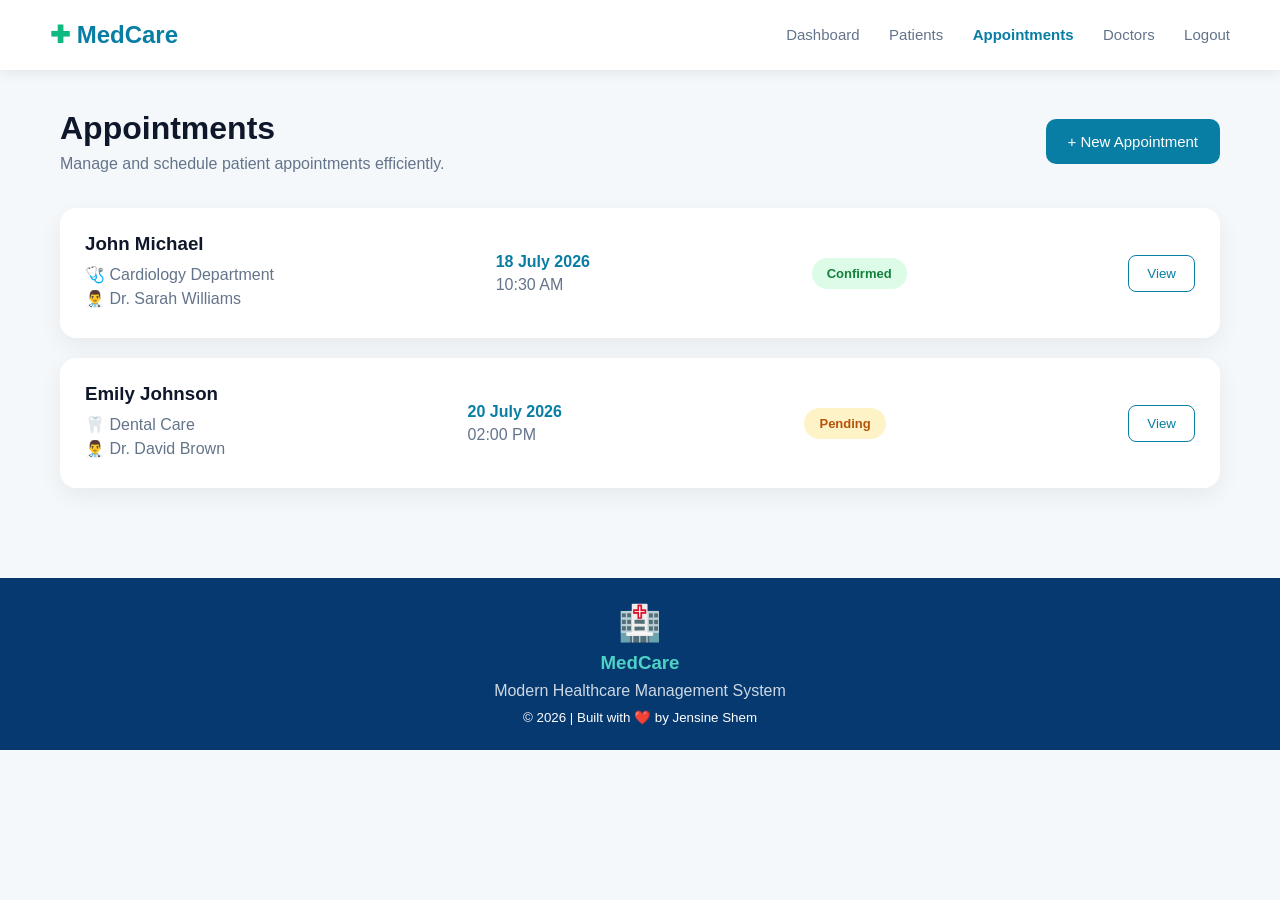
<file: appointments.html>
<!DOCTYPE html>
<html lang="en">
<head>
    <meta charset="UTF-8">
    <meta name="viewport" content="width=device-width, initial-scale=1.0">
    <title>Appointments | MedCare</title>
    <link rel="stylesheet" href="css/appointments.css">
    <link rel="icon" href="data:image/svg+xml,<svg xmlns='http://www.w3.org/2000/svg' viewBox='0 0 100 100'><text y='.9em' font-size='90'>🏥</text></svg>">
    
</head>

<body>

    <header>
        <div class="logo">
            <span>✚</span> MedCare
        </div>

        <nav>
            <a href="dashboard.html">Dashboard</a>
            <a href="patient.html">Patients</a>
            <a href="appointments.html" class="active">Appointments</a>
            <a href="doctors.html">Doctors</a>
            <a href="login.html">Logout</a>
        </nav>
    </header>


    <main>

        <section class="page-header">
            <div>
                <h1>Appointments</h1>
                <p>Manage and schedule patient appointments efficiently.</p>
            </div>

            <button class="add-btn" onclick="openAppointmentForm()">
    + New Appointment
            </button>
        </section>


        <section class="appointment-container">

            <div class="appointment-card">

                <div class="patient-info">
                    <h3>John Michael</h3>
                    <p>🩺 Cardiology Department</p>
                    <p>👨‍⚕️ Dr. Sarah Williams</p>
                </div>

                <div class="date">
                    <h4>18 July 2026</h4>
                    <p>10:30 AM</p>
                </div>

                <span class="status confirmed">
                    Confirmed
                </span>

                <button class="view-btn">
                    View
                </button>

            </div>



            <div class="appointment-card">

                <div class="patient-info">
                    <h3>Emily Johnson</h3>
                    <p>🦷 Dental Care</p>
                    <p>👨‍⚕️ Dr. David Brown</p>
                </div>

                <div class="date">
                    <h4>20 July 2026</h4>
                    <p>02:00 PM</p>
                </div>

                <span class="status pending">
                    Pending
                </span>

                <button class="view-btn">
                    View
                </button>

            </div>


        </section>
        <div class="modal" id="appointmentModal">

    <div class="modal-content">

        <span class="close" onclick="closeAppointmentForm()">
            &times;
        </span>

        <h2>New Appointment</h2>

        <input id="patientName" placeholder="Patient Name">

        <input id="department" placeholder="Department">

        <input id="doctor" placeholder="Doctor Name">

        <input id="appointmentDate" type="date">

        <input id="appointmentTime" type="time">

        <button onclick="addAppointment()">
            Save Appointment
        </button>

    </div>

</div>


    </main>
    <footer class="footer">

    <div class="hospital-logo">
        🏥
    </div>

    <h3>
        MedCare
    </h3>

    <p>
        Modern Healthcare Management System
    </p>

    <small>
        © 2026 | Built with ❤️ by Jensine Shem
    </small>

</footer>
    <script src="css/js/appointments.js"></script>


</body>
</html>
</file>
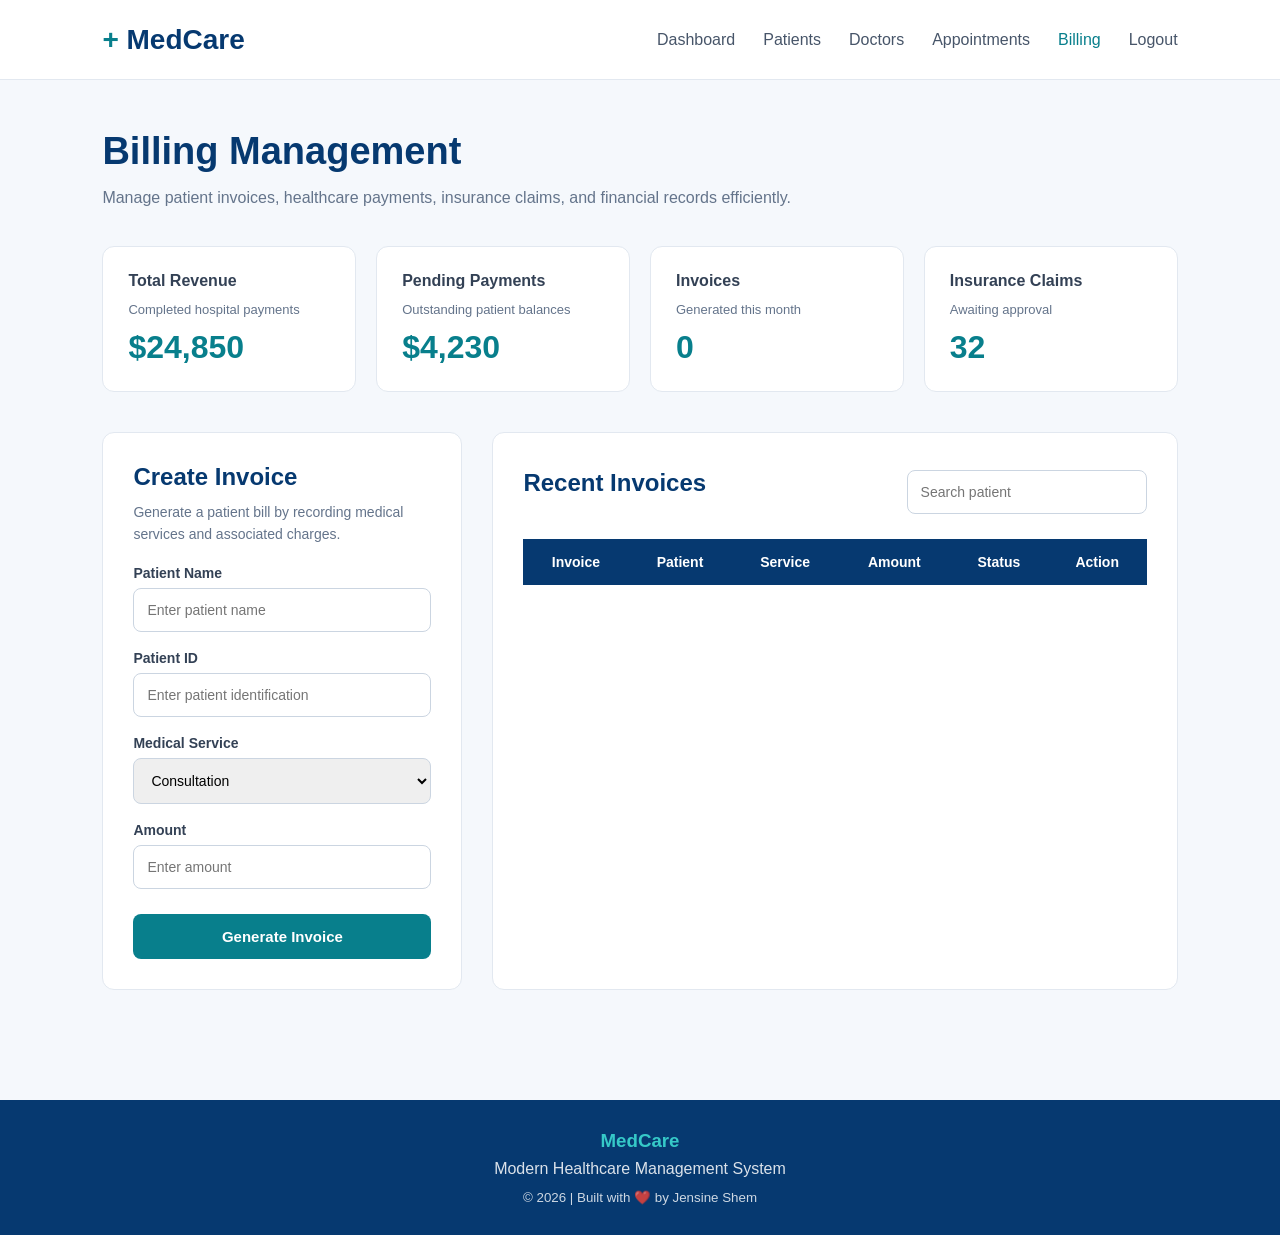
<file: billings.html>
<!DOCTYPE html>
<html lang="en">

<head>

<meta charset="UTF-8">
<meta name="viewport" content="width=device-width, initial-scale=1.0">

<title>Billing | MedCare</title>

<link rel="stylesheet" href="css/billings.css">
<link rel="icon" href="data:image/svg+xml,<svg xmlns='http://www.w3.org/2000/svg' viewBox='0 0 100 100'><text y='.9em' font-size='90'>🏥</text></svg>">

</head>


<body>


<header class="navbar">


<div class="logo">
<span>+</span> MedCare
</div>


<nav>

<a href="dashboard.html">Dashboard</a>

<a href="patient.html">Patients</a>

<a href="doctor.html">Doctors</a>

<a href="appointments.html">Appointments</a>

<a class="active" href="billings.html">Billing</a>

<a href="login.html">
Logout
</a>


</nav>


</header>





<main>


<section class="page-title">

<h1>
Billing Management
</h1>

<p>
Manage patient invoices, healthcare payments, insurance claims,
and financial records efficiently.
</p>

</section>






<section class="overview">


<div class="finance-card">

<h4>Total Revenue</h4>

<p>
Completed hospital payments
</p>

<strong>
$24,850
</strong>

</div>




<div class="finance-card">

<h4>Pending Payments</h4>

<p>
Outstanding patient balances
</p>

<strong>
$4,230
</strong>

</div>





<div class="finance-card">

<h4>Invoices</h4>

<p>
Generated this month
</p>

<strong id="invoiceCount">
0
</strong>

</div>






<div class="finance-card">

<h4>Insurance Claims</h4>

<p>
Awaiting approval
</p>

<strong>
32
</strong>

</div>



</section>






<section class="billing-grid">





<div class="panel">


<h2>
Create Invoice
</h2>


<p class="description">

Generate a patient bill by recording medical services
and associated charges.

</p>



<label>
Patient Name
</label>

<input id="patient"
placeholder="Enter patient name">



<label>
Patient ID
</label>

<input id="patientID"
placeholder="Enter patient identification">





<label>
Medical Service
</label>


<select id="service">

<option>
Consultation
</option>

<option>
Laboratory
</option>

<option>
Medication
</option>

<option>
Treatment
</option>

</select>




<label>
Amount
</label>

<input 
id="amount"
type="number"
placeholder="Enter amount">



<button onclick="createInvoice()">

Generate Invoice

</button>


</div>









<div class="panel">


<div class="table-header">

<h2>
Recent Invoices
</h2>


<input 
id="search"
placeholder="Search patient"
onkeyup="searchInvoice()">


</div>






<table>


<thead>

<tr>

<th>
Invoice
</th>


<th>
Patient
</th>


<th>
Service
</th>


<th>
Amount
</th>


<th>
Status
</th>


<th>
Action
</th>


</tr>


</thead>



<tbody id="invoiceTable">

</tbody>


</table>


</div>



</section>



</main>






<footer>

<h3>
MedCare
</h3>

<p>
Modern Healthcare Management System
</p>

<small>
© 2026 | Built with ❤️ by Jensine Shem
</small>

</footer>



<script src="css/js/billings.js"></script>


</body>

</html>
</file>
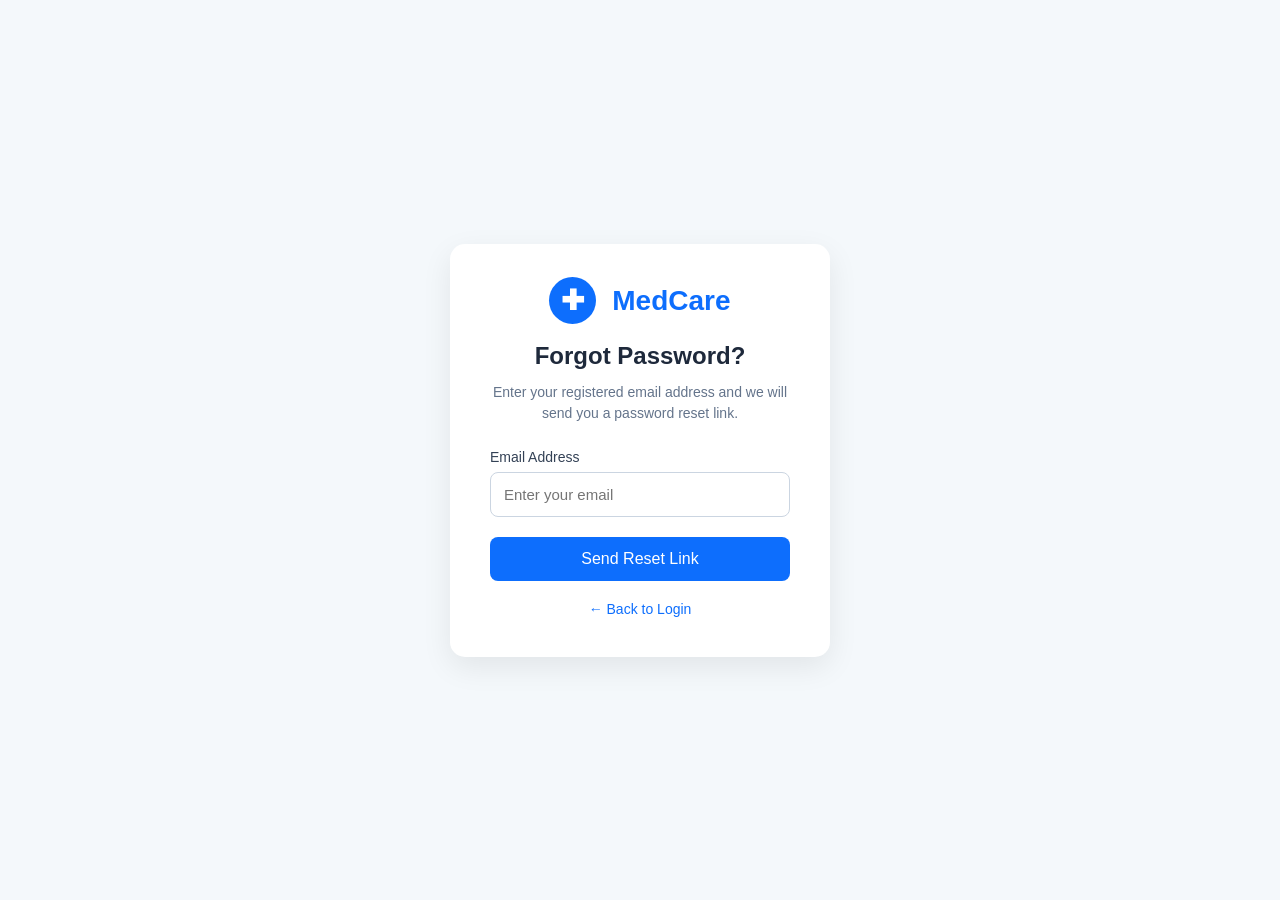
<file: forgot-password.html>
<!DOCTYPE html>
<html lang="en">
<head>
    <meta charset="UTF-8">
    <meta name="viewport" content="width=device-width, initial-scale=1.0">
    <title>Forgot Password | MedCare</title>

    <link rel="stylesheet" href="css/forgot-password.css">
    <link rel="icon" href="data:image/svg+xml,<svg xmlns='http://www.w3.org/2000/svg' viewBox='0 0 100 100'><text y='.9em' font-size='90'>🏥</text></svg>">
</head>

<body>

    <div class="forgot-container">

        <div class="logo">
            <span>✚</span>
            MedCare
        </div>

        <h2>Forgot Password?</h2>

        <p class="description">
            Enter your registered email address and we will send you a password reset link.
        </p>


        <form id="forgotForm">

            <div class="input-group">
                <label>Email Address</label>
                <input 
                    type="email" 
                    id="email"
                    placeholder="Enter your email"
                    required>
            </div>


            <button type="submit">
                Send Reset Link
            </button>


            <p id="message"></p>


            <a href="login.html" class="back">
                ← Back to Login
            </a>

        </form>

    </div>

<script src="css/js/forgot-password.js"></script>

</body>
</html>
</file>
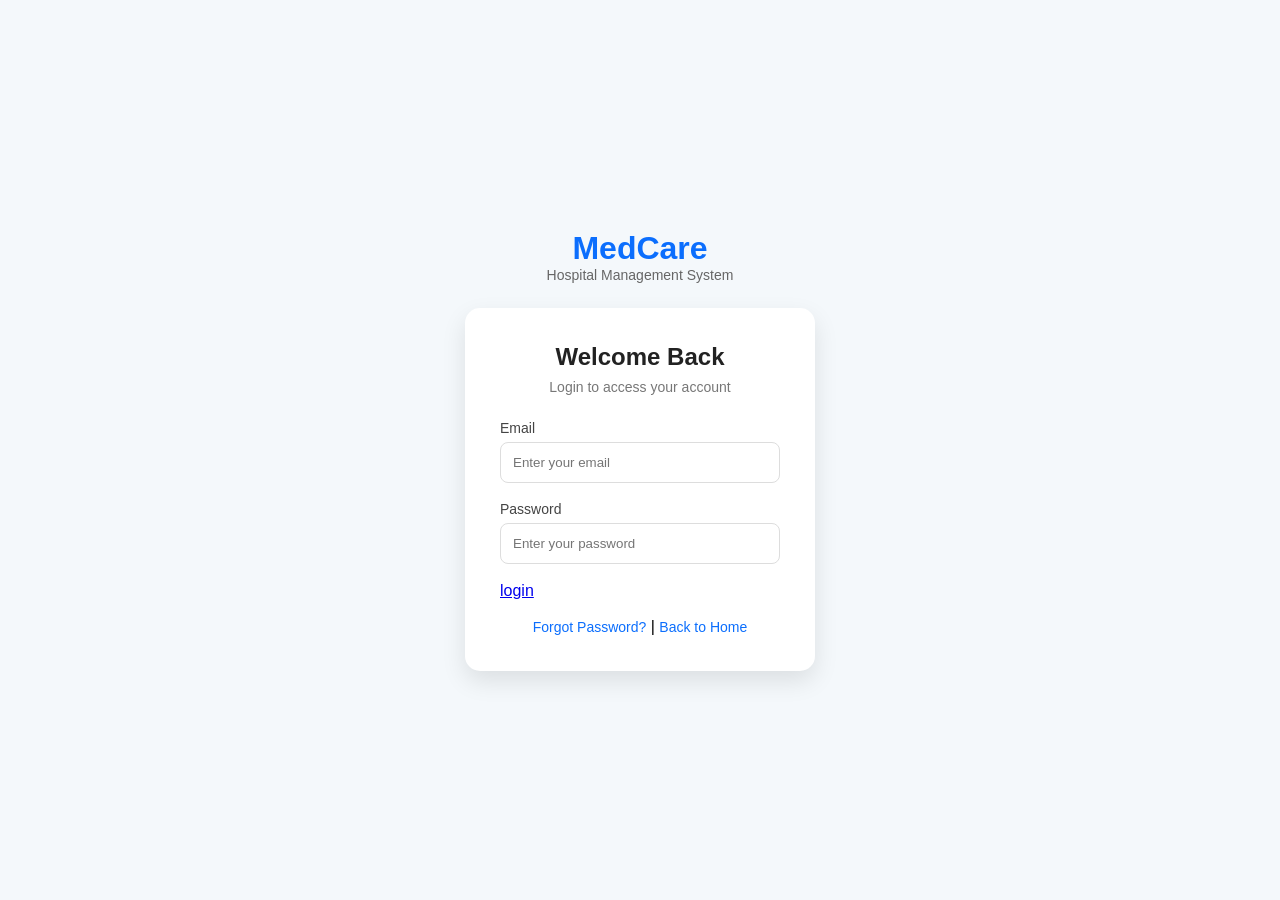
<file: login.html>
<!DOCTYPE html>
<html lang="en">
<head>
    <meta charset="UTF-8">
    <meta name="viewport" content="width=device-width, initial-scale=1.0">
    <title>MedCare | Login</title>
    <link rel="stylesheet" href="css/login.css">
    <link rel="icon" href="data:image/svg+xml,<svg xmlns='http://www.w3.org/2000/svg' viewBox='0 0 100 100'><text y='.9em' font-size='90'>🏥</text></svg>">
</head>

<body>

    <div class="login-container">

        <div class="logo">
            <h1>MedCare</h1>
            <p>Hospital Management System</p>
        </div>

        <form class="login-box">

            <h2>Welcome Back</h2>
            <p class="subtitle">Login to access your account</p>

            <div class="input-group">
                <label>Email</label>
                <input type="email" placeholder="Enter your email" required>
            </div>

            <div class="input-group">
                <label>Password</label>
                <input type="password" placeholder="Enter your password" required>
            </div>

             
                <a href ="dashboard.html">
                     login
                </a> 
            

            <div class="extra">
                <a href="forgot-password.html">Forgot Password?</a> |
                <a href="index.html">Back to Home</a>
            </div>

        </form>

    </div>

</footer>
</body>
</html>
</file>
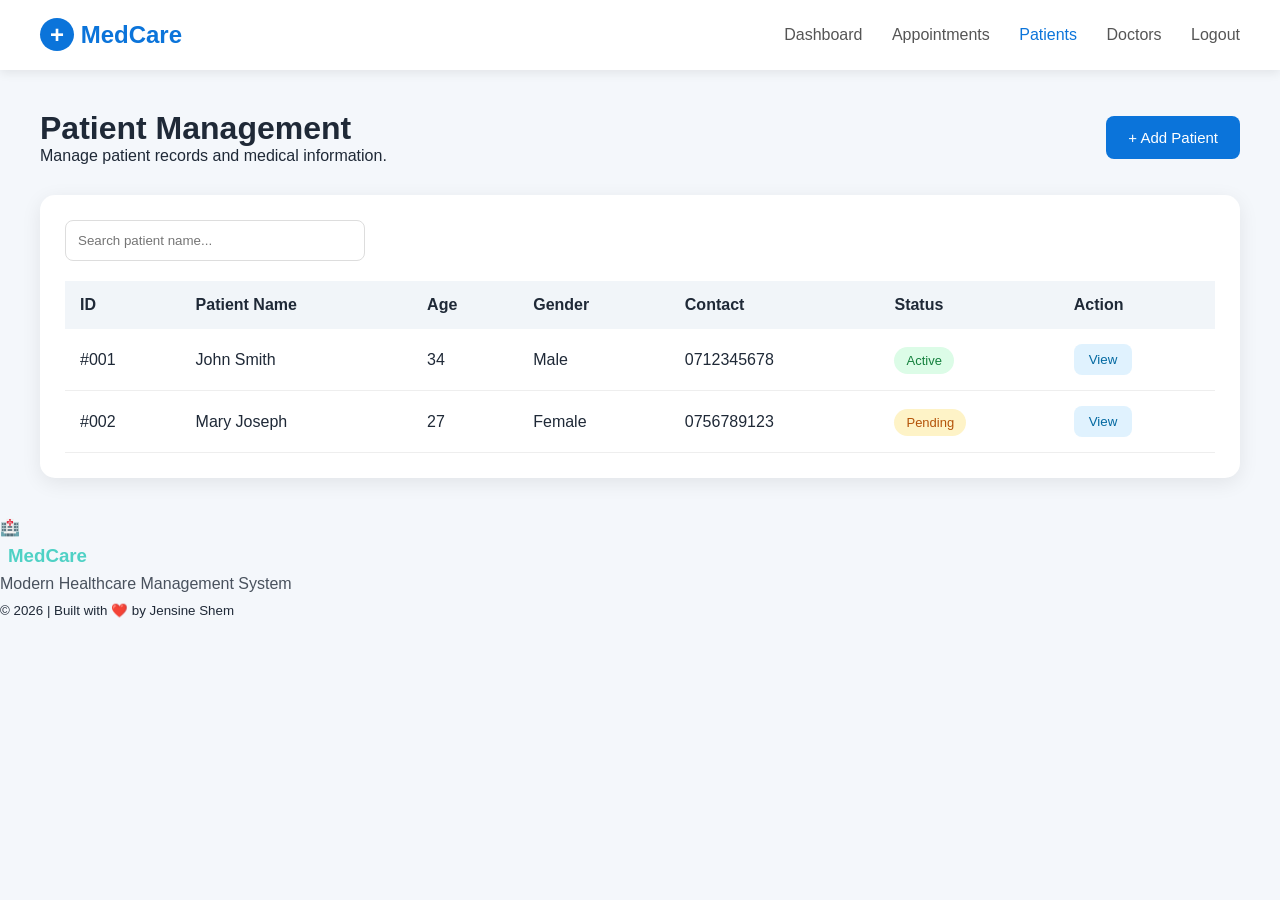
<file: patient.html>
<!DOCTYPE html>
<html lang="en">
<head>
    <meta charset="UTF-8">
    <meta name="viewport" content="width=device-width, initial-scale=1.0">
    <title>Patients | MedCare</title>

    <link rel="stylesheet" href="css/patient.css">
    <link rel="icon" href="data:image/svg+xml,<svg xmlns='http://www.w3.org/2000/svg' viewBox='0 0 100 100'><text y='.9em' font-size='90'>🏥</text></svg>">
</head>

<body>

<header>
    <div class="logo">
        <span>+</span> MedCare
    </div>

    <nav>
        <a href="dashboard.html">Dashboard</a>
        <a href="appointments.html">Appointments</a>
        <a class="active" href="patients.html">Patients</a>
        <a href="doctors.html">Doctors</a>
        <a href="login.html">Logout</a>
    </nav>
</header>


<main>

<section class="top-section">

    <div>
        <h1>Patient Management</h1>
        <p>Manage patient records and medical information.</p>
    </div>

    <button id="addPatientBtn">
        + Add Patient
    </button>

</section>


<section class="card">

    <div class="search-area">
        <input 
        type="text" 
        id="searchInput"
        placeholder="Search patient name...">

    </div>


    <table>

        <thead>
            <tr>
                <th>ID</th>
                <th>Patient Name</th>
                <th>Age</th>
                <th>Gender</th>
                <th>Contact</th>
                <th>Status</th>
                <th>Action</th>
            </tr>
        </thead>


        <tbody id="patientTable">

            <tr>
                <td>#001</td>
                <td>John Smith</td>
                <td>34</td>
                <td>Male</td>
                <td>0712345678</td>
                <td>
                    <span class="status active-status">
                        Active
                    </span>
                </td>

                <td>
                    <button class="view">
                        View
                    </button>
                </td>
            </tr>


            <tr>
                <td>#002</td>
                <td>Mary Joseph</td>
                <td>27</td>
                <td>Female</td>
                <td>0756789123</td>

                <td>
                    <span class="status pending">
                        Pending
                    </span>
                </td>

                <td>
                    <button class="view">
                        View
                    </button>
                </td>
            </tr>

        </tbody>

    </table>


</section>


</main>



<!-- Add patient modal -->

<div class="modal" id="patientModal">

<div class="modal-content">

<h2>Add New Patient</h2>


<input id="name" placeholder="Full Name">

<input id="age" placeholder="Age">

<input id="gender" placeholder="Gender">

<input id="phone" placeholder="Phone Number">


<div class="buttons">

<button id="savePatient">
Save
</button>


<button id="closeModal">
Cancel
</button>

</div>


</div>

</div>

<footer class="footer">

    <div class="hospital-logo">
        🏥
    </div>

    <h3>
        MedCare
    </h3>

    <p>
        Modern Healthcare Management System
    </p>

    <small>
        © 2026 | Built with ❤️ by Jensine Shem
    </small>

</footer>
<script src="css/js/patient.js"></script>

</body>
</html>
</file>
<file: css/appointments.css>
*{
    margin:0;
    padding:0;
    box-sizing:border-box;
    font-family:"Segoe UI", sans-serif;
}


body{
    background:#f4f8fb;
    color:#1e293b;
}


/* Header */

header{
    height:70px;
    background:white;
    display:flex;
    align-items:center;
    justify-content:space-between;
    padding:0 50px;
    box-shadow:0 3px 12px rgba(0,0,0,0.08);
}


.logo{
    font-size:24px;
    font-weight:700;
    color:#087ea4;
}


.logo span{
    color:#10b981;
}


nav a{
    text-decoration:none;
    color:#64748b;
    margin-left:25px;
    font-size:15px;
    transition:.3s;
}


nav a:hover,
nav .active{
    color:#087ea4;
    font-weight:600;
}



/* Main */

main{
    padding:40px 60px;
}


.page-header{
    display:flex;
    justify-content:space-between;
    align-items:center;
    margin-bottom:35px;
}


.page-header h1{
    font-size:32px;
    color:#0f172a;
}


.page-header p{
    color:#64748b;
    margin-top:8px;
}


.add-btn{
    background:#087ea4;
    color:white;
    border:none;
    padding:14px 22px;
    border-radius:10px;
    font-size:15px;
    cursor:pointer;
    transition:.3s;
}


.add-btn:hover{
    background:#056080;
}



/* Appointment cards */

.appointment-container{
    display:flex;
    flex-direction:column;
    gap:20px;
}


.appointment-card{
    background:white;
    padding:25px;
    border-radius:16px;
    display:flex;
    align-items:center;
    justify-content:space-between;
    box-shadow:0 8px 25px rgba(0,0,0,0.06);
}


.patient-info h3{
    margin-bottom:10px;
    color:#0f172a;
}


.patient-info p{
    color:#64748b;
    margin:5px 0;
}



.date h4{
    color:#087ea4;
}


.date p{
    color:#64748b;
    margin-top:5px;
}



/* Status */

.status{
    padding:8px 15px;
    border-radius:20px;
    font-size:13px;
    font-weight:600;
}


.confirmed{
    background:#dcfce7;
    color:#15803d;
}


.pending{
    background:#fef3c7;
    color:#b45309;
}



/* View Button */

.view-btn{
    border:1px solid #087ea4;
    background:white;
    color:#087ea4;
    padding:10px 18px;
    border-radius:8px;
    cursor:pointer;
    transition:.3s;
}


.view-btn:hover{
    background:#087ea4;
    color:white;
}



/* Mobile */

@media(max-width:800px){

header{
    padding:0 20px;
}

nav{
    display:none;
}


main{
    padding:25px;
}


.page-header{
    flex-direction:column;
    align-items:flex-start;
    gap:20px;
}


.appointment-card{
    flex-direction:column;
    align-items:flex-start;
    gap:18px;
}

}
/* Modal */

.modal{
    display:none;
    position:fixed;
    top:0;
    left:0;
    width:100%;
    height:100%;
    background:rgba(0,0,0,0.4);
    justify-content:center;
    align-items:center;
}


.modal-content{
    background:white;
    padding:30px;
    border-radius:15px;
    width:350px;
    display:flex;
    flex-direction:column;
    gap:15px;
}


.modal-content input{
    padding:12px;
    border:1px solid #cbd5e1;
    border-radius:8px;
}


.modal-content button{
    background:#087ea4;
    color:white;
    padding:12px;
    border:none;
    border-radius:8px;
    cursor:pointer;
}


.close{
    align-self:flex-end;
    font-size:25px;
    cursor:pointer;
}
.footer{

background:#063970;
color:white;
text-align:center;
padding:25px;
margin-top:50px;

}


.hospital-logo{

font-size:35px;

}


.footer h3{

color:#4fd1c5;
margin:8px;

}


.footer p{

opacity:.8;

}


.footer small{

display:block;
margin-top:10px;

}
</file>
<file: css/billings.css>
*{
    margin:0;
    padding:0;
    box-sizing:border-box;
    font-family:"Segoe UI", Arial, sans-serif;
}


body{

    background:#f5f8fc;
    color:#1e293b;

}


/* =====================
   NAVBAR
===================== */


.navbar{

    height:80px;
    background:white;

    display:flex;
    justify-content:space-between;
    align-items:center;

    padding:0 8%;

    border-bottom:1px solid #e2e8f0;

}



.logo{

    font-size:28px;
    font-weight:700;
    color:#063970;

}


.logo span{

    color:#087f8c;

}



nav{

    display:flex;
    gap:28px;
    align-items:center;

}



nav a{

    text-decoration:none;
    color:#475569;

    font-weight:500;

    transition:.3s;

}



nav a:hover,
nav .active{

    color:#087f8c;

}




/* =====================
   MAIN
===================== */


main{

    padding:50px 8%;

}




.page-title{

    margin-bottom:35px;

}



.page-title h1{

    font-size:38px;
    color:#063970;

}



.page-title p{

    margin-top:12px;

    color:#64748b;

    max-width:700px;

    line-height:1.6;

}





/* =====================
   OVERVIEW CARDS
===================== */


.overview{

    display:grid;

    grid-template-columns:repeat(4,1fr);

    gap:20px;

    margin-bottom:40px;

}



.finance-card{

    background:white;

    padding:25px;

    border:1px solid #e2e8f0;

    border-radius:12px;

    transition:.3s;

}



.finance-card:hover{

    transform:translateY(-5px);

    box-shadow:0 10px 25px rgba(0,0,0,.08);

}



.finance-card h4{

    font-size:16px;

    color:#334155;

}



.finance-card p{

    font-size:13px;

    color:#64748b;

    margin:12px 0;

}



.finance-card strong{

    font-size:32px;

    color:#087f8c;

}





/* =====================
   BILLING AREA
===================== */


.billing-grid{

    display:grid;

    grid-template-columns:360px 1fr;

    gap:30px;

}





.panel{

    background:white;

    padding:30px;

    border-radius:12px;

    border:1px solid #e2e8f0;

}



.panel h2{

    color:#063970;

    margin-bottom:10px;

}



.description{

    color:#64748b;

    font-size:14px;

    line-height:1.6;

    margin-bottom:20px;

}




/* =====================
   FORM
===================== */


label{

    display:block;

    margin-top:18px;

    font-size:14px;

    font-weight:600;

    color:#334155;

}



input,
select{


    width:100%;

    padding:13px;

    margin-top:7px;

    border:1px solid #cbd5e1;

    border-radius:8px;

    outline:none;

    font-size:14px;

}



input:focus,
select:focus{

    border-color:#087f8c;

}





button{


    width:100%;

    margin-top:25px;

    padding:14px;


    border:none;

    border-radius:8px;


    background:#087f8c;

    color:white;

    font-size:15px;

    font-weight:600;

    cursor:pointer;

    transition:.3s;

}



button:hover{

    background:#065f6b;

}





/* =====================
   TABLE
===================== */


.table-header{


    display:flex;

    justify-content:space-between;

    align-items:center;


}



.table-header input{

    width:240px;

}



table{

    width:100%;

    margin-top:25px;

    border-collapse:collapse;

}



thead{

    background:#063970;

    color:white;

}



th{

    padding:15px;

    font-size:14px;

    text-align:center;

}



td{

    padding:14px;

    text-align:center;

    border-bottom:1px solid #e2e8f0;

    color:#475569;

}





/* STATUS */


.status{

    padding:6px 14px;

    border-radius:20px;

    font-size:13px;

    cursor:pointer;

}



.paid{

    background:#dcfce7;

    color:#166534;

}



.pending{

    background:#fef3c7;

    color:#92400e;

}




.delete{

    width:auto;

    margin:0;

    padding:7px 15px;

    background:#dc2626;

    border-radius:6px;

    font-size:13px;

}



.delete:hover{

    background:#991b1b;

}





/* =====================
   FOOTER
===================== */


footer{

    margin-top:60px;

    background:#063970;

    color:white;

    text-align:center;

    padding:30px;

}



footer h3{

    color:#36c9c8;

    margin-bottom:8px;

}



footer p{

    opacity:.85;

}



footer small{

    display:block;

    margin-top:12px;

    opacity:.8;

}





/* =====================
   RESPONSIVE
===================== */


@media(max-width:1100px){


    .overview{

        grid-template-columns:repeat(2,1fr);

    }


    .billing-grid{

        grid-template-columns:1fr;

    }

}




@media(max-width:700px){


    .navbar{

        flex-direction:column;

        height:auto;

        padding:20px;

        gap:20px;

    }


    nav{

        flex-wrap:wrap;

        justify-content:center;

    }


    main{

        padding:30px 5%;

    }


    .overview{

        grid-template-columns:1fr;

    }


    .table-header{

        flex-direction:column;

        gap:15px;

    }


    .table-header input{

        width:100%;

    }


    table{

        font-size:13px;

    }


}
</file>
<file: css/forgot-password.css>
*{
    margin:0;
    padding:0;
    box-sizing:border-box;
    font-family:'Segoe UI', sans-serif;
}


body{

    min-height:100vh;
    display:flex;
    justify-content:center;
    align-items:center;

    background:#f4f8fb;

}


.forgot-container{

    background:white;

    width:380px;

    padding:40px;

    border-radius:15px;

    box-shadow:0 10px 30px rgba(0,0,0,0.08);

    text-align:center;

}



.logo{

    font-size:28px;

    font-weight:700;

    color:#0d6efd;

    margin-bottom:25px;

}


.logo span{

    background:#0d6efd;

    color:white;

    padding:8px 12px;

    border-radius:50%;

    margin-right:8px;

}



h2{

    color:#1e293b;

    margin-bottom:12px;

}



.description{

    color:#64748b;

    font-size:14px;

    line-height:1.5;

    margin-bottom:25px;

}



.input-group{

    text-align:left;

    margin-bottom:20px;

}



label{

    display:block;

    margin-bottom:7px;

    color:#334155;

    font-size:14px;

}



input{

    width:100%;

    padding:13px;

    border:1px solid #cbd5e1;

    border-radius:8px;

    outline:none;

    font-size:15px;

}



input:focus{

    border-color:#0d6efd;

}



button{

    width:100%;

    padding:13px;

    border:none;

    border-radius:8px;

    background:#0d6efd;

    color:white;

    font-size:16px;

    cursor:pointer;

    transition:0.3s;

}



button:hover{

    background:#084298;

}



#message{

    margin-top:15px;

    font-size:14px;

}



.back{

    display:block;

    margin-top:20px;

    text-decoration:none;

    color:#0d6efd;

    font-size:14px;

}


.back:hover{

    text-decoration:underline;

}
</file>
<file: css/login.css>
*{
    margin:0;
    padding:0;
    box-sizing:border-box;
    font-family: Arial, sans-serif;
}

body{
    height:100vh;
    display:flex;
    justify-content:center;
    align-items:center;
    background:#f4f8fb;
}


.login-container{
    width:350px;
}


.logo{
    text-align:center;
    margin-bottom:25px;
}

.logo h1{
    color:#0b6efd;
    font-size:32px;
}

.logo p{
    color:#666;
    font-size:14px;
}


.login-box{
    background:white;
    padding:35px;
    border-radius:15px;
    box-shadow:0 10px 25px rgba(0,0,0,0.1);
}


.login-box h2{
    text-align:center;
    color:#222;
    margin-bottom:8px;
}


.subtitle{
    text-align:center;
    color:#777;
    font-size:14px;
    margin-bottom:25px;
}


.input-group{
    margin-bottom:18px;
}


.input-group label{
    display:block;
    margin-bottom:6px;
    color:#444;
    font-size:14px;
}


.input-group input{
    width:100%;
    padding:12px;
    border:1px solid #ddd;
    border-radius:8px;
    outline:none;
}


.input-group input:focus{
    border-color:#0b6efd;
}


button{
    width:100%;
    padding:12px;
    background:#0b6efd;
    color:white;
    border:none;
    border-radius:8px;
    font-size:16px;
    cursor:pointer;
}


button:hover{
    background:#084298;
}


.extra{
    text-align:center;
    margin-top:18px;
}


.extra a{
    color:#0b6efd;
    text-decoration:none;
    font-size:14px;
}
</file>
<file: css/patient.css>
*{
    margin:0;
    padding:0;
    box-sizing:border-box;
    font-family:"Segoe UI",sans-serif;
}


body{
    background:#f4f7fb;
    color:#1f2937;
}


/* Header */

header{

    height:70px;
    background:white;

    display:flex;
    justify-content:space-between;
    align-items:center;

    padding:0 40px;

    box-shadow:0 3px 10px rgba(0,0,0,.08);

}


.logo{

    font-size:24px;
    font-weight:700;
    color:#0b74da;

}


.logo span{

    background:#0b74da;
    color:white;

    padding:3px 10px;
    border-radius:50%;

}


nav a{

    text-decoration:none;
    color:#555;

    margin-left:25px;
    font-weight:500;

}


nav a:hover,
nav .active{

    color:#0b74da;

}



/* Main */

main{

    padding:40px;

}


.top-section{

    display:flex;

    justify-content:space-between;
    align-items:center;

    margin-bottom:30px;

}


h1{

    font-size:32px;

}



button{

    border:none;

    cursor:pointer;

    border-radius:8px;

}



#addPatientBtn{

    background:#0b74da;
    color:white;

    padding:13px 22px;

    font-size:15px;

}


.card{

    background:white;

    padding:25px;

    border-radius:15px;

    box-shadow:0 5px 20px rgba(0,0,0,.08);

}


.search-area input{

    width:300px;

    padding:12px;

    border:1px solid #ddd;

    border-radius:8px;

    margin-bottom:20px;

}



table{

    width:100%;

    border-collapse:collapse;

}


th{

    background:#f1f5f9;

    text-align:left;

    padding:15px;

}


td{

    padding:15px;

    border-bottom:1px solid #eee;

}



.status{

    padding:6px 12px;

    border-radius:20px;

    font-size:13px;

}


.active-status{

    background:#dcfce7;

    color:#15803d;

}


.pending{

    background:#fef3c7;

    color:#b45309;

}


.view{

    background:#e0f2fe;

    color:#0369a1;

    padding:8px 15px;

}



/* Modal */

.modal{

    display:none;

    position:fixed;

    inset:0;

    background:rgba(0,0,0,.5);

    justify-content:center;

    align-items:center;

}



.modal-content{

    background:white;

    width:350px;

    padding:30px;

    border-radius:15px;

}



.modal-content input{

    width:100%;

    padding:12px;

    margin:10px 0;

    border:1px solid #ddd;

    border-radius:8px;

}



.buttons{

    display:flex;

    justify-content:space-between;

    margin-top:15px;

}


#savePatient{

    background:#0b74da;
    color:white;
    padding:10px 20px;

}


#closeModal{

    background:#ddd;
    padding:10px 20px;

}


.footer h3{

color:#4fd1c5;
margin:8px;

}


.footer p{

opacity:.8;

}


.footer small{

display:block;
margin-top:10px;

}
</file>
